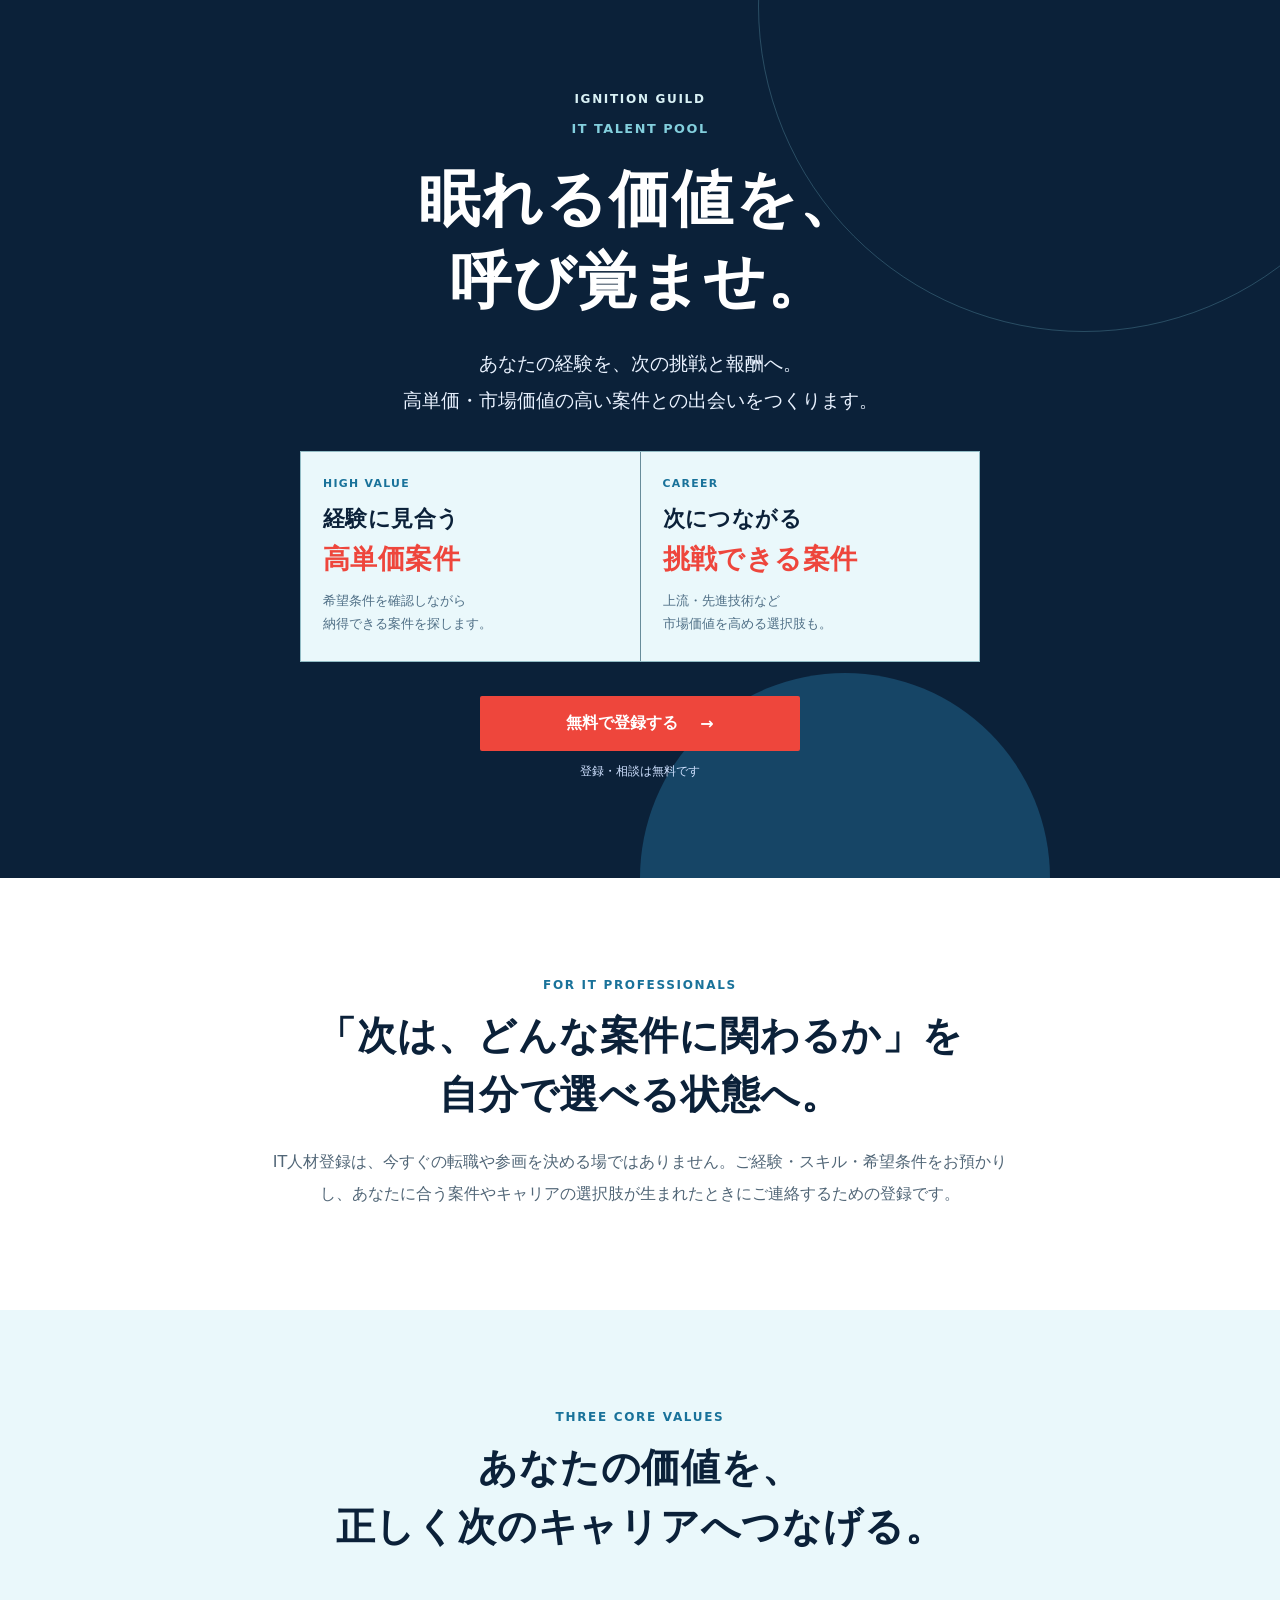
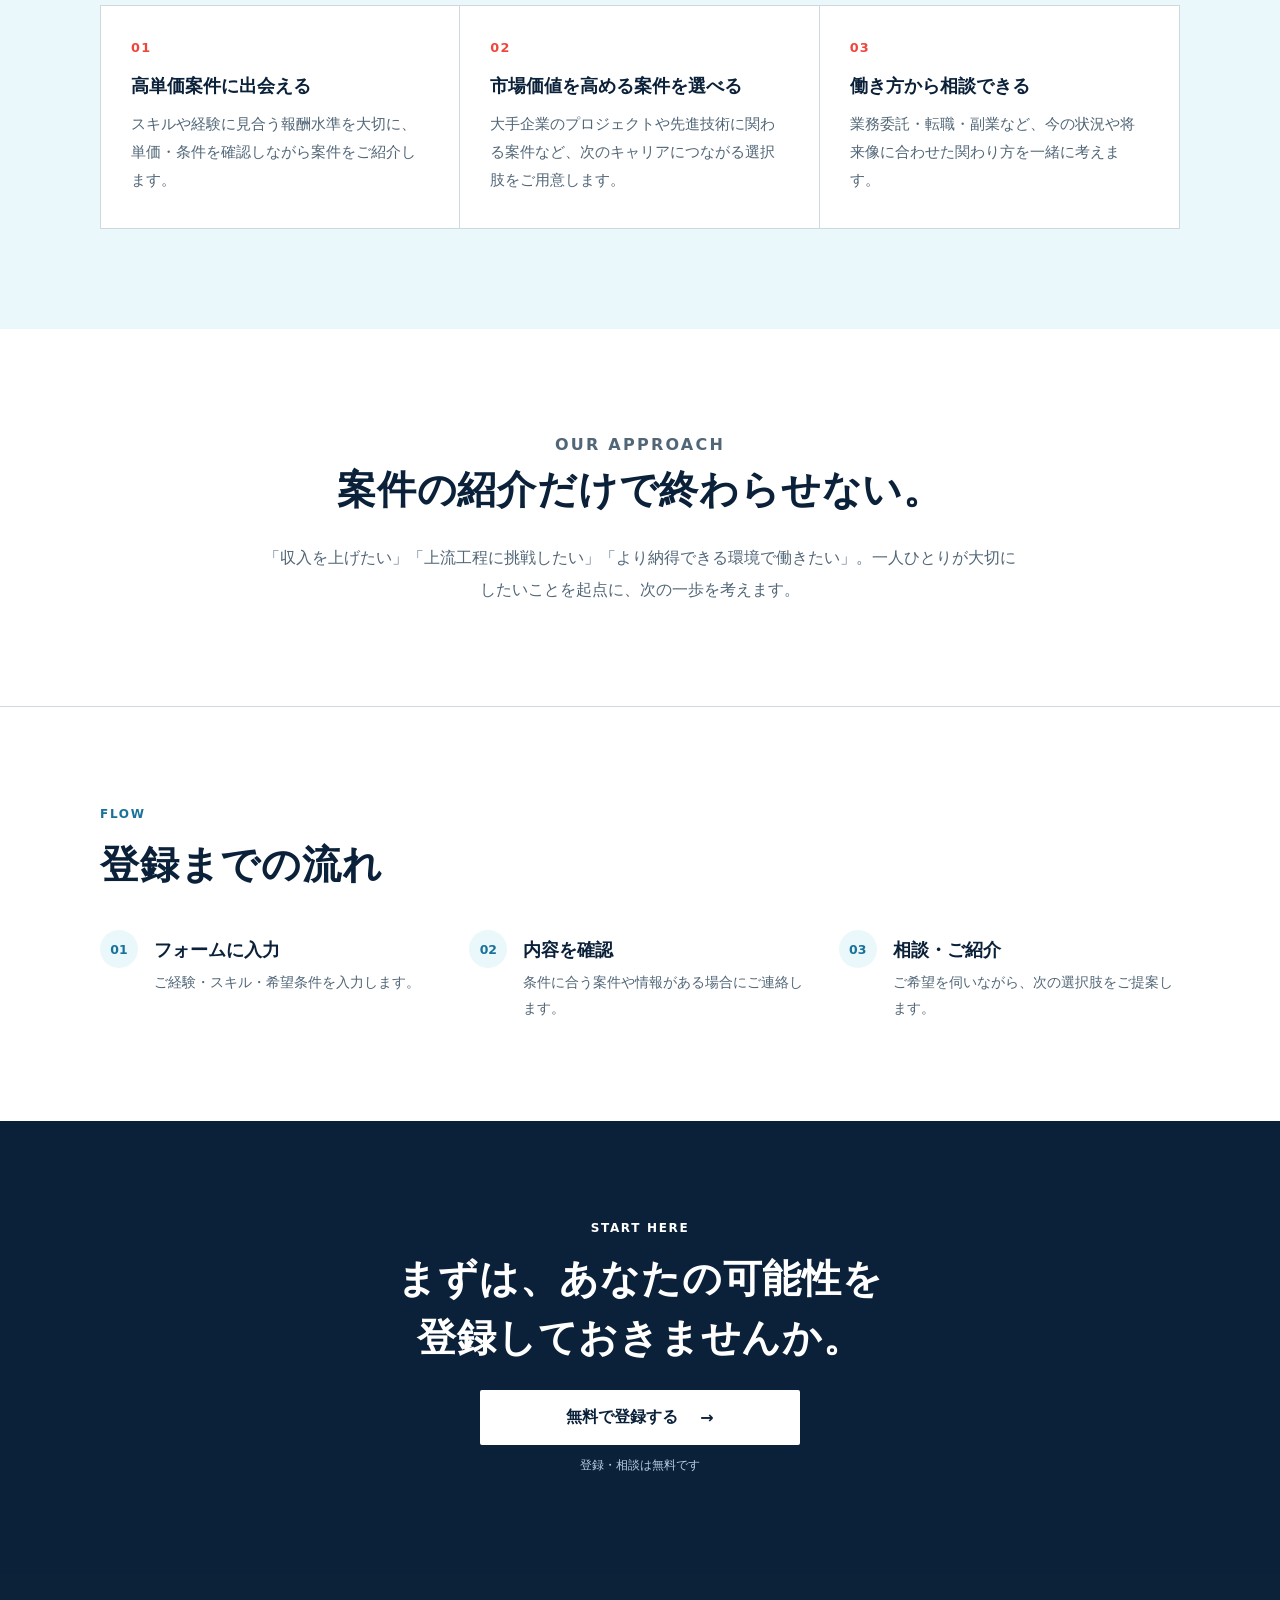
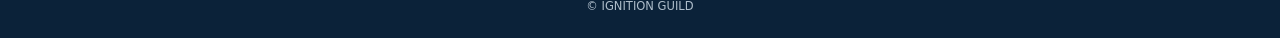
<file: index.html>
<!doctype html>
<html lang="ja">
  <head>
    <meta charset="UTF-8" />
    <meta name="viewport" content="width=device-width, initial-scale=1.0" />
    <meta name="description" content="高単価・市場価値の高いIT案件をご紹介。イグニッション・ギルドのIT人材登録。" />
    <title>IT人材登録｜IGNITION GUILD</title>
    <link rel="stylesheet" href="lp.css" />
  </head>
  <body>
    <main>
      <section class="hero">
        <div class="container">
          <p class="brand">IGNITION GUILD</p>
          <p class="hero-label">IT TALENT POOL</p>
          <h1>眠れる価値を、<br />呼び覚ませ。</h1>
          <p class="hero-copy">あなたの経験を、次の挑戦と報酬へ。<br />高単価・市場価値の高い案件との出会いをつくります。</p>
          <div class="opportunity-panel" aria-label="ご紹介する案件の特徴">
            <article>
              <p class="opportunity-tag">HIGH VALUE</p>
              <h2>経験に見合う<br /><strong>高単価案件</strong></h2>
              <p>希望条件を確認しながら<br />納得できる案件を探します。</p>
            </article>
            <article>
              <p class="opportunity-tag">CAREER</p>
              <h2>次につながる<br /><strong>挑戦できる案件</strong></h2>
              <p>上流・先進技術など<br />市場価値を高める選択肢も。</p>
            </article>
          </div>
          <a class="button button-primary" href="form.html">無料で登録する<span aria-hidden="true">→</span></a>
          <p class="note">登録・相談は無料です</p>
        </div>
      </section>

      <section class="section intro">
        <div class="container narrow">
          <p class="section-label">FOR IT PROFESSIONALS</p>
          <h2>「次は、どんな案件に関わるか」を<br />自分で選べる状態へ。</h2>
          <p>IT人材登録は、今すぐの転職や参画を決める場ではありません。ご経験・スキル・希望条件をお預かりし、あなたに合う案件やキャリアの選択肢が生まれたときにご連絡するための登録です。</p>
        </div>
      </section>

      <section class="section benefits">
        <div class="container">
          <p class="section-label">THREE CORE VALUES</p>
          <h2>あなたの価値を、<br />正しく次のキャリアへつなげる。</h2>
          <div class="benefit-grid">
            <article class="benefit-card">
              <p class="number">01</p>
              <h3>高単価案件に出会える</h3>
              <p>スキルや経験に見合う報酬水準を大切に、単価・条件を確認しながら案件をご紹介します。</p>
            </article>
            <article class="benefit-card">
              <p class="number">02</p>
              <h3>市場価値を高める案件を選べる</h3>
              <p>大手企業のプロジェクトや先進技術に関わる案件など、次のキャリアにつながる選択肢をご用意します。</p>
            </article>
            <article class="benefit-card">
              <p class="number">03</p>
              <h3>働き方から相談できる</h3>
              <p>業務委託・転職・副業など、今の状況や将来像に合わせた関わり方を一緒に考えます。</p>
            </article>
          </div>
        </div>
      </section>

      <section class="section message">
        <div class="container narrow">
          <p class="section-label">OUR APPROACH</p>
          <h2>案件の紹介だけで終わらせない。</h2>
          <p>「収入を上げたい」「上流工程に挑戦したい」「より納得できる環境で働きたい」。一人ひとりが大切にしたいことを起点に、次の一歩を考えます。</p>
        </div>
      </section>

      <section class="section flow">
        <div class="container">
          <p class="section-label">FLOW</p>
          <h2>登録までの流れ</h2>
          <ol>
            <li><span>01</span><div><h3>フォームに入力</h3><p>ご経験・スキル・希望条件を入力します。</p></div></li>
            <li><span>02</span><div><h3>内容を確認</h3><p>条件に合う案件や情報がある場合にご連絡します。</p></div></li>
            <li><span>03</span><div><h3>相談・ご紹介</h3><p>ご希望を伺いながら、次の選択肢をご提案します。</p></div></li>
          </ol>
        </div>
      </section>

      <section class="cta">
        <div class="container narrow">
          <p class="section-label">START HERE</p>
          <h2>まずは、あなたの可能性を<br />登録しておきませんか。</h2>
          <a class="button button-light" href="form.html">無料で登録する<span aria-hidden="true">→</span></a>
          <p class="note">登録・相談は無料です</p>
        </div>
      </section>
    </main>
    <footer>© IGNITION GUILD</footer>
  </body>
</html>
</file>
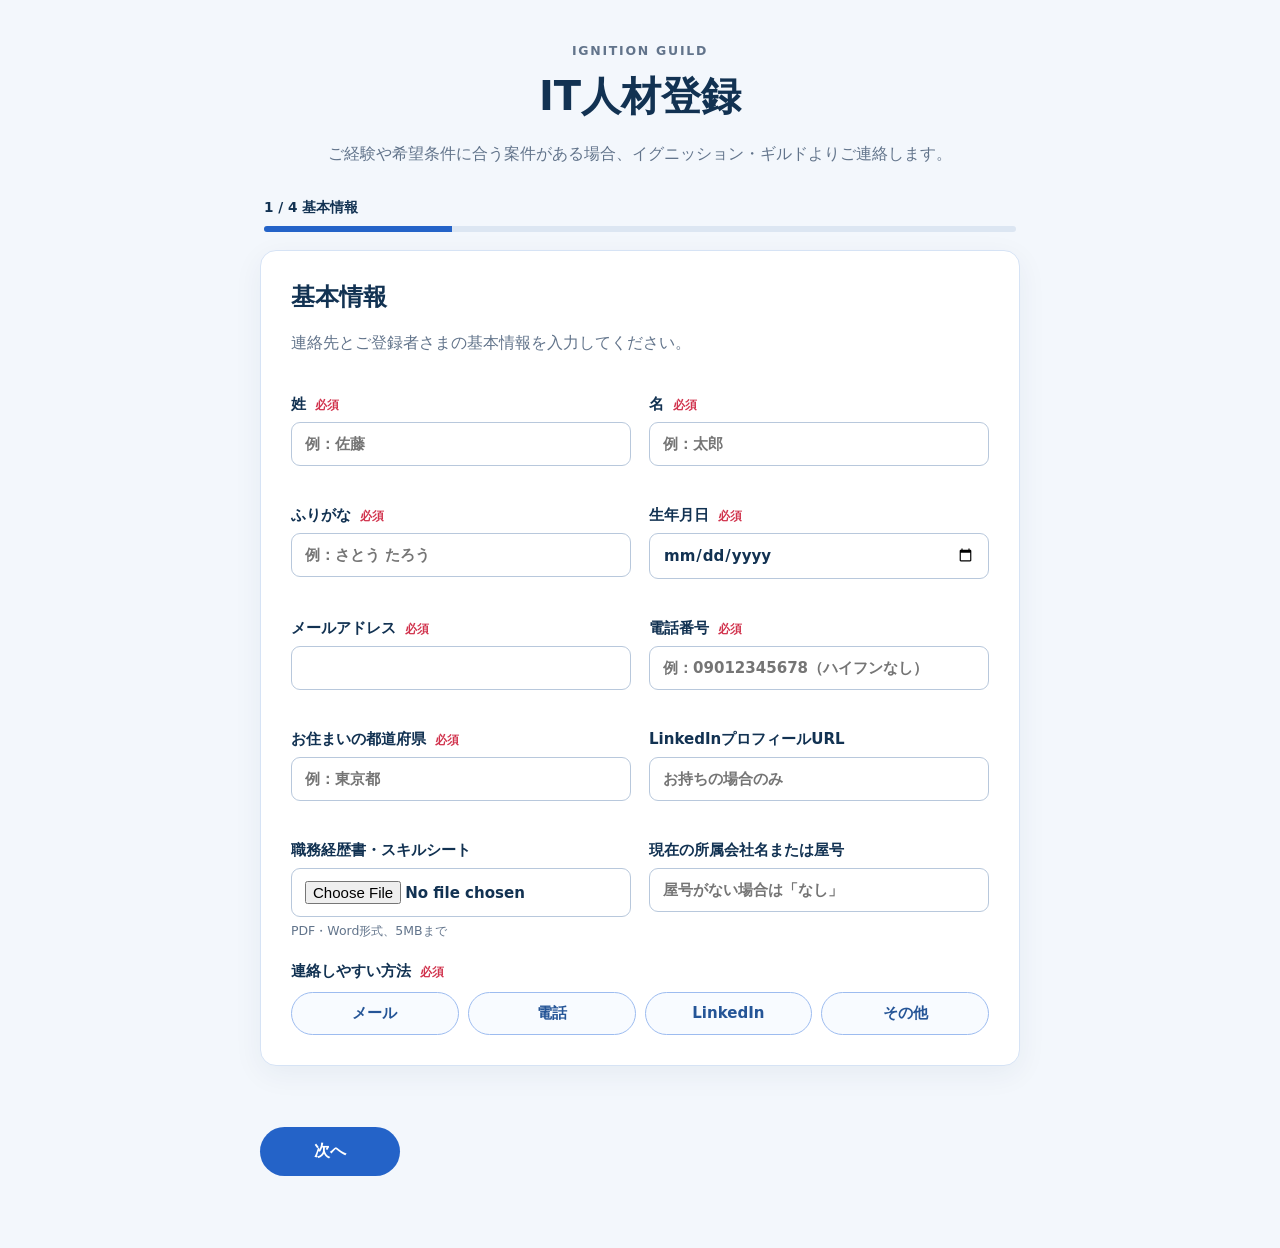
<file: form.html>
<!doctype html>
<html lang="ja">
  <head>
    <meta charset="UTF-8" />
    <meta name="viewport" content="width=device-width, initial-scale=1.0" />
    <meta name="description" content="イグニッション・ギルドのIT人材登録フォーム" />
    <title>IG｜IT人材登録</title>
    <link rel="stylesheet" href="styles.css" />
  </head>
  <body>
    <main class="page-shell">
      <header class="hero">
        <p class="eyebrow">IGNITION GUILD</p>
        <h1>IT人材登録</h1>
        <p>ご経験や希望条件に合う案件がある場合、イグニッション・ギルドよりご連絡します。</p>
      </header>

      <div class="progress" aria-label="入力の進捗">
        <span id="progress-label">1 / 4 基本情報</span>
        <div class="progress-track"><i id="progress-bar"></i></div>
      </div>

      <form id="registration-form" novalidate>
        <section class="step is-active" data-step="1">
          <h2>基本情報</h2>
          <p class="lead">連絡先とご登録者さまの基本情報を入力してください。</p>
          <div class="field-grid">
            <label>姓 <b>必須</b><input name="lastName" required autocomplete="family-name" placeholder="例：佐藤" /></label>
            <label>名 <b>必須</b><input name="firstName" required autocomplete="given-name" placeholder="例：太郎" /></label>
            <label>ふりがな <b>必須</b><input name="nameKana" required autocomplete="name" placeholder="例：さとう たろう" /></label>
            <label>生年月日 <b>必須</b><input name="birthDate" type="date" required /></label>
            <label>メールアドレス <b>必須</b><input name="email" type="email" required autocomplete="email" /></label>
            <label>電話番号 <b>必須</b><input name="phone" type="tel" inputmode="numeric" pattern="0[0-9]{9,10}" required autocomplete="tel" placeholder="例：09012345678（ハイフンなし）" /></label>
            <label>お住まいの都道府県 <b>必須</b><input name="prefecture" required placeholder="例：東京都" /></label>
            <label>LinkedInプロフィールURL<input name="linkedinUrl" type="url" placeholder="お持ちの場合のみ" /></label>
            <label>職務経歴書・スキルシート<input name="resume" type="file" accept=".pdf,.doc,.docx,application/pdf,application/msword,application/vnd.openxmlformats-officedocument.wordprocessingml.document" /><small>PDF・Word形式、5MBまで</small></label>
            <label>現在の所属会社名または屋号<input name="company" placeholder="屋号がない場合は「なし」" /></label>
          </div>
          <fieldset>
            <legend>連絡しやすい方法 <b>必須</b></legend>
            <div class="choices compact" data-single="contactMethod">
              <button type="button" data-value="メール">メール</button>
              <button type="button" data-value="電話">電話</button>
              <button type="button" data-value="LinkedIn">LinkedIn</button>
              <button type="button" data-value="その他">その他</button>
            </div>
            <input class="conditional" name="contactMethodOther" placeholder="希望する連絡方法を入力" />
          </fieldset>
        </section>

        <section class="step" data-step="2">
          <h2>得意な職種・スキル</h2>
          <p class="lead">該当するスキルを選ぶと、その場でスキルごとの経験年数を選択できます。</p>
          <div id="skill-categories"></div>
        </section>

        <section class="step" data-step="3">
          <h2>これまでのご経験</h2>
          <div class="question-list">
            <fieldset><legend>正社員経験年数 <b>必須</b></legend><div class="choices" data-single="employeeYears"><button type="button" data-value="3年未満">3年未満</button><button type="button" data-value="3年以上">3年以上</button><button type="button" data-value="8年以上">8年以上</button><button type="button" data-value="該当なし">該当なし</button></div></fieldset>
            <fieldset><legend>マネジメント経験年数 <b>必須</b></legend><div class="choices" data-single="managementYears"><button type="button" data-value="なし">なし</button><button type="button" data-value="1年以上">1年以上</button><button type="button" data-value="3年以上">3年以上</button></div></fieldset>
            <fieldset><legend>チーム開発経験はありますか？ <b>必須</b></legend><div class="choices" data-single="teamDevelopment"><button type="button" data-value="はい">はい</button><button type="button" data-value="いいえ">いいえ</button></div></fieldset>
            <fieldset><legend>経験されてきた開発工程 <b>必須</b></legend><div class="choices multi" id="development-process"></div></fieldset>
            <fieldset><legend>経験されてきたプロダクト <b>必須</b></legend><div class="choices" data-single="productExperience"><button type="button" data-value="受託プロダクト">受託プロダクト</button><button type="button" data-value="自社プロダクト">自社プロダクト</button><button type="button" data-value="両方">両方</button></div></fieldset>
            <fieldset><legend>新規プロジェクト経験はありますか？ <b>必須</b></legend><div class="choices" data-single="newProject"><button type="button" data-value="はい">はい</button><button type="button" data-value="いいえ">いいえ</button></div></fieldset>
          </div>
        </section>

        <section class="step" data-step="4">
          <h2>希望条件</h2>
          <div class="question-list">
            <fieldset><legend>現在の状況 <b>必須</b></legend><div class="choices" data-single="currentStatus"><button type="button" data-value="フリーランス">フリーランス</button><button type="button" data-value="経営者">経営者</button><button type="button" data-value="会社員">会社員</button><button type="button" data-value="その他">その他</button></div></fieldset>
            <fieldset><legend>会社員としての副業を希望ですか？ <b>必須</b></legend><div class="choices" data-single="sideJob"><button type="button" data-value="はい">はい</button><button type="button" data-value="いいえ">いいえ</button><button type="button" data-value="該当なし">該当なし</button></div></fieldset>
            <label>稼働開始可能時期 <b>必須</b><input name="availableFrom" required placeholder="例：2026年10月〜、要相談" /></label>
            <fieldset><legend>希望稼働日数（複数選択可） <b>必須</b></legend><div class="choices multi" id="work-days"></div></fieldset>
            <label>希望単価<input name="desiredRate" placeholder="例：月100万円〜、時給8,000円〜" /></label>
            <fieldset><legend>希望する働き方 <b>必須</b></legend><div class="choices multi" id="work-style"></div></fieldset>
            <label>勤務可能エリア<input name="workArea" placeholder="例：東京都内、神奈川県、全国フルリモート" /></label>
            <fieldset><legend>イグニッション・ギルドとの希望する関わり方 <b>必須</b></legend><div class="choices multi" id="ig-involvement"></div></fieldset>
            <label class="consent"><input name="privacyConsent" type="checkbox" required /> 入力情報を、案件紹介・採用連絡・人材管理に利用することに同意します。 <b>必須</b></label>
            <div class="turnstile-area">
              <p>送信前にセキュリティ確認を行います。</p>
              <div class="cf-turnstile" data-sitekey="0x4AAAAAAElimgB9DqPKwpkK"></div>
            </div>
          </div>
        </section>

        <p id="form-error" class="form-error" role="alert"></p>
        <div class="actions"><button id="back-button" type="button" class="secondary" hidden>戻る</button><button id="next-button" type="button">次へ</button><button id="submit-button" type="submit" hidden>登録する</button></div>
      </form>
      <section id="success" class="success" hidden><h2>ご登録ありがとうございます。</h2><p>条件に合う案件・採用情報がある場合、イグニッション・ギルドよりご連絡します。</p></section>
    </main>
    <script src="https://challenges.cloudflare.com/turnstile/v0/api.js" async defer></script>
    <script src="app.js?v=20260903-turnstile"></script>
  </body>
</html>
</file>
<file: lp.css>
:root {
  --navy: #0b2139;
  --blue: #19729a;
  --blue-light: #eaf8fb;
  --ink: #17283a;
  --muted: #516677;
  --line: #ced9df;
  --accent: #ee463c;
  font-family: "Noto Sans JP", "Hiragino Kaku Gothic ProN", system-ui, sans-serif;
}

* { box-sizing: border-box; }
html { scroll-behavior: smooth; }
body { margin: 0; color: var(--ink); background: #fff; }
.container { width: min(1080px, calc(100% - 40px)); margin: 0 auto; }
.narrow { width: min(760px, calc(100% - 40px)); }

.hero { position: relative; overflow: hidden; padding: 92px 0 98px; color: #fff; background: var(--navy); text-align: center; }
.hero::before { position: absolute; top: -320px; right: -130px; width: 650px; height: 650px; border: 1px solid rgba(139, 216, 233, .24); border-radius: 50%; content: ""; }
.hero::after { position: absolute; right: 18%; bottom: -205px; width: 410px; height: 410px; border-radius: 50%; background: #164566; content: ""; }
.hero .container { position: relative; z-index: 1; }
.brand, .section-label { margin: 0 0 15px; font-size: .75rem; font-weight: 800; letter-spacing: .14em; }
.brand { color: #d9f1f5; }
.hero-label { margin: 0 0 22px; font-size: .8rem; font-weight: 700; letter-spacing: .12em; color: #83cfdd; }
h1, h2, h3, p { margin-top: 0; }
h1 { margin-bottom: 24px; font-size: clamp(2.1rem, 5vw, 3.8rem); line-height: 1.35; letter-spacing: .03em; }
.hero-copy { margin-bottom: 32px; font-size: clamp(1rem, 2.2vw, 1.2rem); line-height: 1.9; color: #e9f2ff; }
.opportunity-panel { display: grid; grid-template-columns: repeat(2, minmax(0, 1fr)); gap: 1px; width: min(100%, 680px); margin: 0 auto 34px; border: 1px solid rgba(180, 228, 234, .55); background: rgba(180, 228, 234, .55); }
.opportunity-panel article { padding: 25px 22px; background: #eaf8fb; color: var(--navy); text-align: left; }
.opportunity-tag { margin-bottom: 12px; color: var(--blue); font-size: .68rem; font-weight: 800; letter-spacing: .12em; }
.opportunity-panel h2 { margin-bottom: 10px; color: var(--navy); font-size: clamp(1.05rem, 2.5vw, 1.35rem); line-height: 1.6; }
.opportunity-panel strong { color: var(--accent); font-size: 1.25em; }
.opportunity-panel article > p:last-child { margin: 0; color: #4f6f86; font-size: .82rem; line-height: 1.75; }
.button { display: inline-flex; align-items: center; justify-content: center; gap: 22px; min-width: min(100%, 320px); padding: 17px 30px; border-radius: 2px; font-size: 1rem; font-weight: 800; text-decoration: none; transition: transform .15s, box-shadow .15s; }
.button:hover { transform: translateY(-2px); box-shadow: 0 10px 22px rgba(7, 27, 55, .22); }
.button-primary { color: #fff; background: var(--accent); }
.button-light { color: var(--navy); background: #fff; }
.note { margin: 12px 0 0; font-size: .78rem; color: #cfe1ff; }

.section { padding: 100px 0; }
.intro { text-align: center; }
.section-label { color: var(--blue); }
h2 { margin-bottom: 22px; color: var(--navy); font-size: clamp(1.7rem, 3.3vw, 2.45rem); line-height: 1.5; letter-spacing: .02em; }
.intro p:last-child, .message p { margin: 0; color: var(--muted); font-size: 1rem; line-height: 2; }
.benefits { background: var(--blue-light); text-align: center; }
.benefit-grid { display: grid; grid-template-columns: repeat(3, 1fr); gap: 0; margin-top: 48px; border: 1px solid var(--line); text-align: left; }
.benefit-card { padding: 34px 30px; background: #fff; border-right: 1px solid var(--line); }
.benefit-card:last-child { border-right: 0; }
.number { margin-bottom: 18px; color: var(--accent); font-size: .8rem; font-weight: 800; letter-spacing: .1em; }
h3 { margin-bottom: 12px; color: var(--navy); font-size: 1.14rem; }
.benefit-card p:last-child { margin: 0; color: var(--muted); font-size: .92rem; line-height: 1.9; }
.message { text-align: center; }
.flow { border-top: 1px solid var(--line); }
.flow h2 { margin-bottom: 36px; }
ol { display: grid; grid-template-columns: repeat(3, 1fr); gap: 28px; padding: 0; margin: 0; list-style: none; }
li { display: flex; gap: 16px; }
li > span { display: grid; place-items: center; flex: 0 0 38px; height: 38px; border-radius: 50%; color: var(--blue); background: var(--blue-light); font-size: .78rem; font-weight: 800; }
li h3 { margin: 7px 0 8px; }
li p { margin: 0; color: var(--muted); font-size: .88rem; line-height: 1.8; }
.cta { padding: 100px 0; color: #fff; background: var(--navy); text-align: center; }
.cta .section-label, .cta h2 { color: #fff; }
.cta .note { color: #b9cde4; }
footer { padding: 25px 20px; color: #aebdca; background: #0b2239; text-align: center; font-size: .72rem; }

@media (max-width: 760px) {
  .hero { padding: 62px 0 70px; }
  .section { padding: 64px 0; }
  .benefit-grid, ol, .opportunity-panel { grid-template-columns: 1fr; gap: 14px; }
  .benefit-card { padding: 25px; }
  .benefit-grid { gap: 0; }
  .benefit-card { border-right: 0; border-bottom: 1px solid var(--line); }
  .benefit-card:last-child { border-bottom: 0; }
}
</file>
<file: styles.css>
:root {
  --ink: #123252;
  --blue: #2463c8;
  --blue-soft: #edf4ff;
  --line: #d6e3f5;
  --muted: #62748b;
  --surface: #ffffff;
  font-family: "Noto Sans JP", "Hiragino Kaku Gothic ProN", system-ui, sans-serif;
}

* { box-sizing: border-box; }
body { margin: 0; background: #f3f7fc; color: var(--ink); }
.page-shell { width: min(760px, calc(100% - 32px)); margin: 40px auto 72px; }
.hero { text-align: center; margin-bottom: 32px; }
.eyebrow { margin: 0 0 8px; color: var(--blue); font-size: .78rem; font-weight: 800; letter-spacing: .14em; }
h1 { margin: 0; font-size: clamp(1.8rem, 6vw, 2.5rem); }
.hero p, .lead { color: var(--muted); line-height: 1.7; }
.progress { margin: 0 4px 18px; font-weight: 700; font-size: .85rem; }
.progress-track { height: 6px; margin-top: 9px; background: #dce6f2; border-radius: 999px; overflow: hidden; }
.progress-track i { display: block; width: 25%; height: 100%; background: var(--blue); transition: width .2s; }
.step, .success { display: none; padding: 30px; border: 1px solid var(--line); border-radius: 16px; background: var(--surface); box-shadow: 0 8px 30px rgba(18,50,82,.06); }
.step.is-active, .success:not([hidden]) { display: block; }
#success[hidden] { display: none !important; }
h2 { margin: 0 0 8px; font-size: 1.5rem; }
h3 { margin: 0; font-size: 1.05rem; }
.field-grid { display: grid; grid-template-columns: repeat(2, 1fr); gap: 18px; }
label, fieldset { display: block; margin: 22px 0 0; font-weight: 700; font-size: .94rem; }
fieldset { min-width: 0; padding: 0; border: 0; }
legend { padding: 0; }
b { margin-left: 4px; color: #d1334d; font-size: .72rem; }
input { display: block; width: 100%; margin-top: 8px; padding: 12px 13px; border: 1px solid #b8c8dc; border-radius: 9px; background: #fff; color: var(--ink); font: inherit; }
input[type="hidden"] { display: none; }
input:focus { outline: 3px solid #bcd4ff; border-color: var(--blue); }
small { display: block; margin-top: 6px; color: var(--muted); font-size: .78rem; font-weight: 500; }
.choices { display: flex; flex-wrap: wrap; gap: 9px; margin-top: 11px; }
.choices button { min-width: 116px; flex: 1 1 130px; padding: 11px 14px; border: 1px solid #9dbcf0; border-radius: 999px; background: #f8fbff; color: #255597; cursor: pointer; font: inherit; font-weight: 700; transition: .15s; }
.choices button:hover, .choices button.is-selected { border-color: var(--blue); background: var(--blue); color: #fff; }
.compact button { min-width: 90px; flex-basis: 90px; }
.conditional { display: none; }
.conditional.is-visible { display: block; }
.category { margin-top: 26px; padding-top: 20px; border-top: 1px solid var(--line); }
.category:first-child { margin-top: 0; padding-top: 0; border: 0; }
.category h3 { margin-bottom: 2px; }
.skill-inline-years { margin-top: 14px; padding: 4px 18px; border-radius: 12px; background: var(--blue-soft); }
.skill-year-row { display: grid; grid-template-columns: minmax(120px, 1fr) 2fr; align-items: center; gap: 14px; padding: 14px 0; border-bottom: 1px solid #cfddf1; font-weight: 700; }
.skill-year-row:last-child { border: 0; }
.skill-year-row .choices { margin: 0; }
.skill-year-row .choices button { min-width: unset; flex-basis: 70px; padding: 8px; font-size: .78rem; }
.question-list > * { padding-bottom: 21px; border-bottom: 1px solid var(--line); }
.question-list > *:last-child { border: 0; }
.consent { display: flex; align-items: start; gap: 9px; font-size: .84rem; line-height: 1.6; }
.consent input { width: 18px; margin: 2px 0 0; }
.turnstile-area { margin-top: 22px; }
.turnstile-area p { margin: 0 0 8px; color: var(--muted); font-size: .82rem; font-weight: 700; }
.actions { display: flex; justify-content: space-between; gap: 12px; margin-top: 24px; }
.actions button { min-width: 140px; padding: 14px 25px; border: 0; border-radius: 999px; background: var(--blue); color: #fff; cursor: pointer; font: inherit; font-weight: 800; }
.actions .secondary { background: #dce7f5; color: var(--ink); }
.form-error { min-height: 1.2em; margin: 18px 0 0; color: #bf263d; font-weight: 700; }
.success { text-align: center; }

@media (max-width: 600px) {
  .page-shell { width: min(100% - 20px, 760px); margin-top: 18px; }
  .step, .success { padding: 22px 18px; }
  .field-grid { grid-template-columns: 1fr; }
  .skill-year-row { grid-template-columns: 1fr; gap: 8px; }
  .choices button { flex-basis: 110px; }
}
</file>
